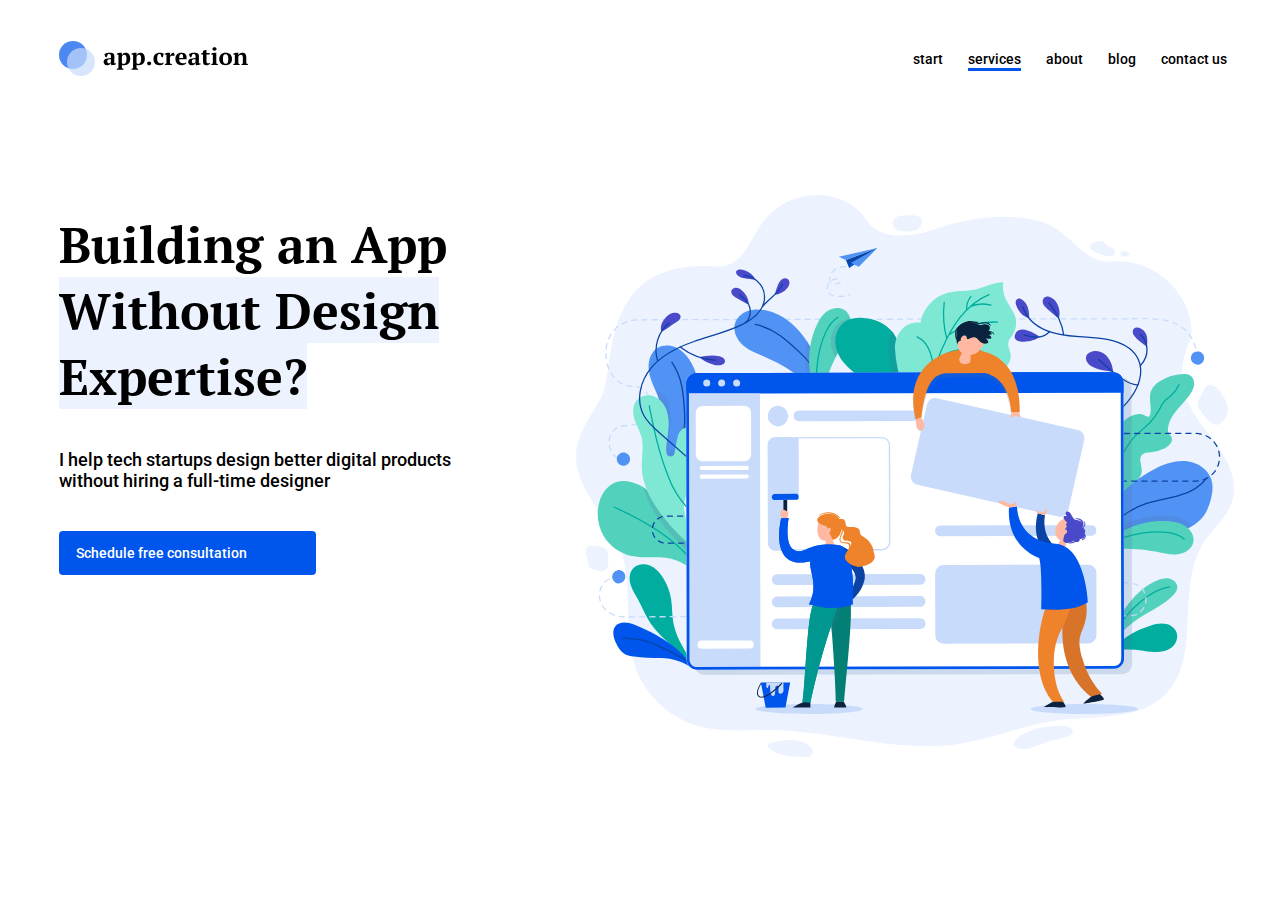
<file: index.html>
<!DOCTYPE html>
<html>
<head>
  <meta charset="utf-8">
  <meta name="viewport" content="width=device-width, initial-scale=1">
  <title>app.creation</title>
  <link rel="stylesheet" href="https://fonts.googleapis.com/css2?family=Roboto:wght@400;500;700&display=swap">
  <link rel="stylesheet" href="https://fonts.googleapis.com/css2?family=PT+Serif:wght@400;700&display=swap">
  <link rel="stylesheet" href="fonts.css">
  <link rel="stylesheet" href="styles.css">
</head>
  <body>
    <div class="wrapper">
   <header class="header">
          <div class="logo"></div>
          <div class="hamburger-menu"></div>
  <label class="menu__btn">
    <span></span>
  </label>
          <nav class="menu">
            <div class="menu__box">
               <a class="menu__item" href="#">start</a>
               <a class="menu__item menu__item_active" href="#">services</a>
               <a class="menu__item" href="#">about</a>
               <a class="menu__item" href="#">blog</a>
               <a class="menu__item" href="#">contact us</a>
             </div>
         </nav>
   </header>
    <section class="main">
                <h1 class="main__title">Building an App
                  <span class="main__title-text_highlight">
                    Without Design Expertise?
                  </span>
                </h1>
                <p class="main__subtitle">I help tech startups design better digital products without hiring a&nbsp;full-time designer</p>
                <a class="main__button" href="#">
                  Schedule free consultation
                </a>
     </section>
   </div>
   </body>
</html>
</file>
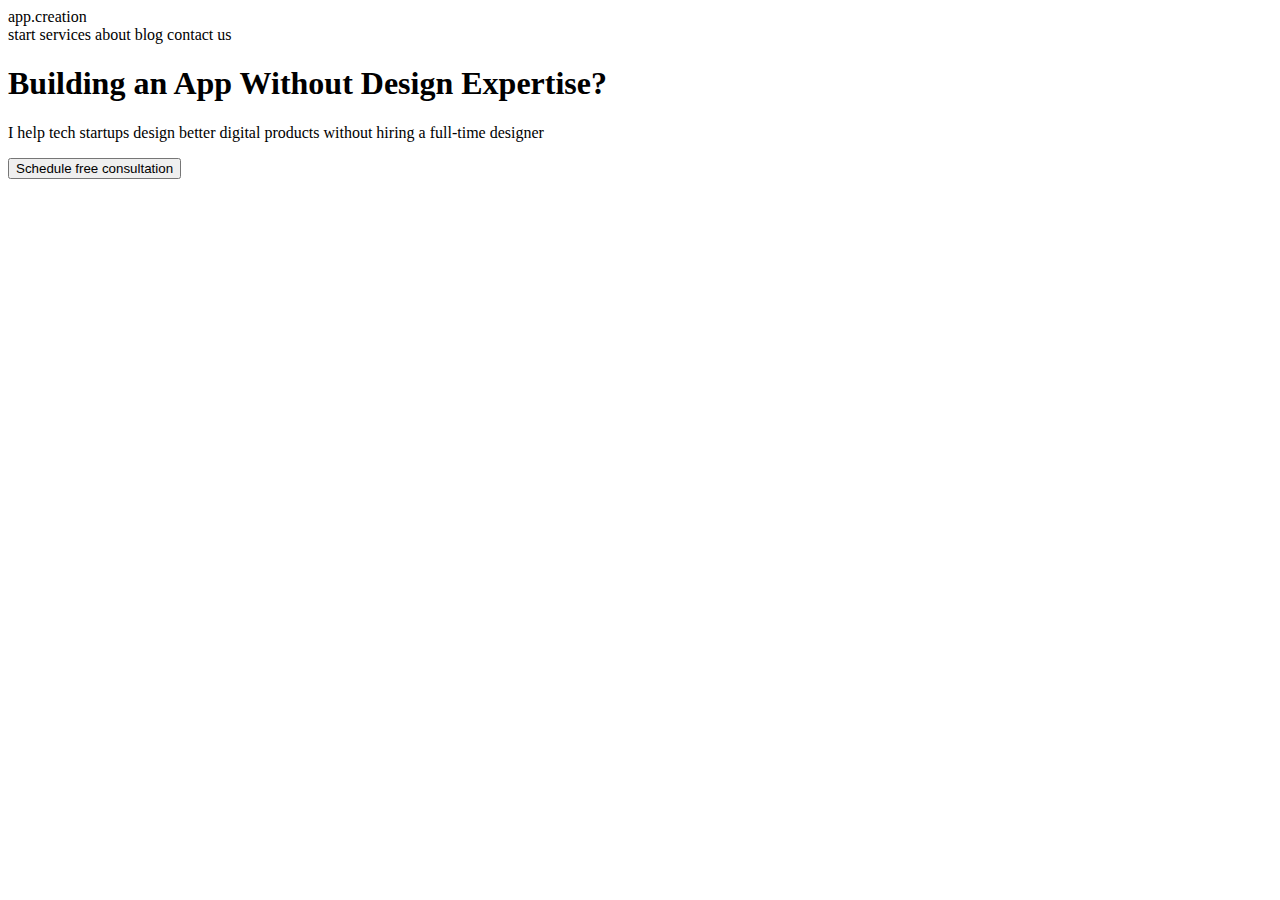
<file: index2.html>
<body>
  <header>
    <div>app.creation</div>
    <nav>
      <a>start</a>
      <a>services</a>
      <a>about</a>
      <a>blog</a>
      <a>contact us</a>
    </nav>
  </header>
  <section>
    <main>
      <h1>Building an App Without Design Expertise?</h1>
      <p>I help tech startups design better digital products without hiring a full-time designer</p>
      <button>Schedule free consultation</button>
      </main>
      <div>
        <img>
      </div>
      </section>
    </body>
</file>
<file: fonts.css>
@font-face {
    font-family: 'pt_serifbold';
    src: url('fonts/ptserif-bold-webfont.woff') format('woff');
    font-weight: normal;
    font-style: normal;

}




@font-face {
    font-family: 'pt_serifbold_italic';
    src: url('fonts/ptserif-bolditalic-webfont.woff') format('woff');
    font-weight: normal;
    font-style: normal;

}




@font-face {
    font-family: 'pt_serifitalic';
    src: url('fonts/ptserif-italic-webfont.woff') format('woff');
    font-weight: normal;
    font-style: normal;

}




@font-face {
    font-family: 'pt_serif';
    src: url('fonts/ptserif-regular-webfont.woff') format('woff');
    font-weight: normal;
    font-style: normal;

}



@font-face {
    font-family: 'robotobold';
    src: url('roboto-bold-webfont.woff') format('woff');
    font-weight: normal;
    font-style: normal;

}




@font-face {
    font-family: 'robotomedium';
    src: url('roboto-medium-webfont.woff') format('woff');
    font-weight: normal;
    font-style: normal;

}




@font-face {
    font-family: 'robotoregular';
    src: url('roboto-regular-webfont.woff') format('woff');
    font-weight: normal;
    font-style: normal;

}
</file>
<file: styles.css>
.title{
 font-family: Roboto, sans-serif;
}
.body{
  margin: 0;
}
.wrapper{
  margin: auto;
  width: 80%;
}
.wrap {
  position: relative;
}

.square {
  position: absolute;
  width: 50px;
  height: 50px;
  background: red;
  animation: goodMove 3s infinite ease-in-out;
}

.header{
  padding: 24px 0;
  display: flex;
  justify-content: space-between;
  margin-bottom: 130px;
}
.logo{
  width: 20%;
  height: 35px;
  background: url('img/logo.svg');
  background-size: 190px;
  background-repeat: no-repeat;
  margin-top: 8px;
}
.menu{
  display: flex;
  align-items: center;
}
.menu__item{
  position: relative;
  margin-right: 21px;
  font: 500 18px/21px Roboto, arial, helvetica, sans-serif;
  color: #000;
  text-decoration: none;
  transition: opacity .5s;
 }
 .menu__item:last-child{
   margin-right: 2px;
 }
 .menu__item:after{
   position: absolute;
   display: block;
   content: '';
   left: 0;
   width: 100%;
   height: 3px;
   background: #0056EC;
   opacity: 0;
   transition: opacity .5s;
 }
 .menu__item:hover{
   opacity: 0.5;
 }
.menu__item:hover:after{
  position: absolute;
  display: block;
  content: '';
  left: 0;
  width: 100%;
  height: 3px;
  background: #0056EC;
}
 .menu__item:hover:after, .menu__item_active:after{
   opacity: 1;
 }
 .main{
   padding: 73px 60% 246px 0;
   background: top right no-repeat url('img/Frame.svg');
   background-size: 770px;
 }
 .main__title{
   margin: 0 0 40px 0;
   font: bold 66px/87px PT Serif, arial, helvetica, sans-serif;
 }
 .main__subtitle{
   margin: 40px 0;
   width: 70%;
   font: 400 22px/26px Roboto, arial, helvetica, sans-serif;
 }
 .main__button{
   width: 36%;
   display: inline-block;
   font: 500 18px/21px Roboto, arial, helvetica, sans-serif;
   color: #fff;
   background: #0056EC;
   padding: 18px 24px;
   text-decoration: none;
   border-radius: 4px;
   transition: opacity .5s;
 }
 .main__button:hover{
   opacity:.5;
 }
.main__title-text_highlight{
  background: #ECF3FF;
}
@media(min-width: 1170px){

}

@media(max-width: 1919px){
.wrapper{
width: 69%;
}
.logo{
  width: 30%;
  padding: 0 0 10px 0;
}
.menu__item{
  font: 500 14px/16px Roboto, arial, helvetica, sans-serif;
}
.header{
padding: 22px 0;
margin-bottom: 90px;
}
.main{
padding: 15px 50px 140px 0;
background-size: 55%;
}
.main__title{
  font:bold 50px/66px PT Serif, arial, helvetica, sans-serif;
  width: 50%;
}
.main__subtitle{
font: 500 18px/21px Roboto, arial, helvetica, sans-serif;
width: 40%;
}
.main__button{
font: 500 14px/16px Roboto, arial, helvetica, sans-serif;
width: 20%;
padding: 14px 17px;
}
}
@media(max-width: 1366px){
.wrapper{
  width: 93%;
  margin-left: 4%;
}
.logo{
  width: 30%;
  padding: 0 0 10px 0;
  margin-top: 10px;
}
.menu__item{
font: 500 14px/16px Roboto, arial, helvetica, sans-serif;
margin-right: 21px;
}
.header{
  padding: 23px 0;
  margin-bottom: 86px;
}
.main{
  padding: 16px 60px 200px 0;
  background-size: 56%;
}
.main__title{
  font: bold 50px/66px Pt serif, arial, helvetica, sans-serif;
  width: 50%;
}
.main__subtitle{
font: 500 18px/21px Roboto, arial, helvetica, sans-serif;
width: 40%;
}
.main__button{
font: 500 14px/16px Roboto, arial, helvetica, sans-serif;
width: 20%;
padding: 14px 17px;
}
.menu__item:last-child{
  margin-right: 7px;
}
}
@media(max-width: 768px){
.menu{
    display: none;
  }
  .wrapper{
    margin: 0 16px;
    width: 91%
  }
.header{
    margin-bottom: 16px;
    padding: 7px 0 0 0;
  }
.logo{
    background: url('img/logo2.svg');
    background-size: 36px;
    background-repeat: no-repeat;
  }
.main{
  text-align: center;
  padding: 80% 16px 0 20px;
  background-size: 85%;
  background-position: top center;
}
.main__title{
  width: 90%;
  margin: 0 1px 35px 15px;
  font: bold 30px/39px Pt serif, arial, helvetica, sans-serif;
}
.main__subtitle{
  margin: 0 24px 25px 27px;
  width: 83%;
  font: 500 16px/19px Roboto, arial, helvetica, sans-serif;
}
.main__button{
  display: inline-block;
  width: 59%;
  margin-right: 4px;
  padding: 15px 19px;
  font: 500 14px/16px Roboto, arial, helvetica, sans-serif;
}
.menu__btn {
  display: flex;
  align-items: center;
  position: absolute;
  top: 33px;
  right: 25px;
  width: 25px;
  height: 15px;
  cursor: pointer;
  z-index: 1;
}
.menu__btn > span,
.menu__btn > span::before,
.menu__btn > span::after {
  display: block;
  position: absolute;
  width: 100%;
  height: 3px;
  background: #0056EC;
}
.menu__btn > span::before {
  content: '';
  top: -8px;
  background: #0056EC;
}
.menu__btn > span::after {
  content: '';
  top: 8px;
  background: #0056EC;
}
.menu__box {
  display: block;
  position: fixed;
  visibility: hidden;
  top: 0;
  left: -100%;
  width: 300px;
  height: 100%;
  margin: 0;
  padding: 80px 0;
  list-style: none;
  text-align: center;
  background-color: #ECEFF1;
  box-shadow: 1px 0px 6px rgba(0, 0, 0, .2);
}
.menu__item {
  display: block;
  padding: 12px 24px;
  color: #333;
  font-family: 'Roboto', sans-serif;
  font-size: 20px;
  font-weight: 600;
  text-decoration: none;
}
.menu__item:hover {
  background-color: #CFD8DC;
}
#menu__toggle:checked ~ .menu__btn > span {
  transform: rotate(45deg);
}
#menu__toggle:checked ~ .menu__btn > span::before {
  top: 0;
  transform: rotate(0);
}
#menu__toggle:checked ~ .menu__btn > span::after {
  top: 0;
  transform: rotate(90deg);
}
#menu__toggle:checked ~ .menu__box {
  visibility: visible;
  left: 0;
}
}
</file>
